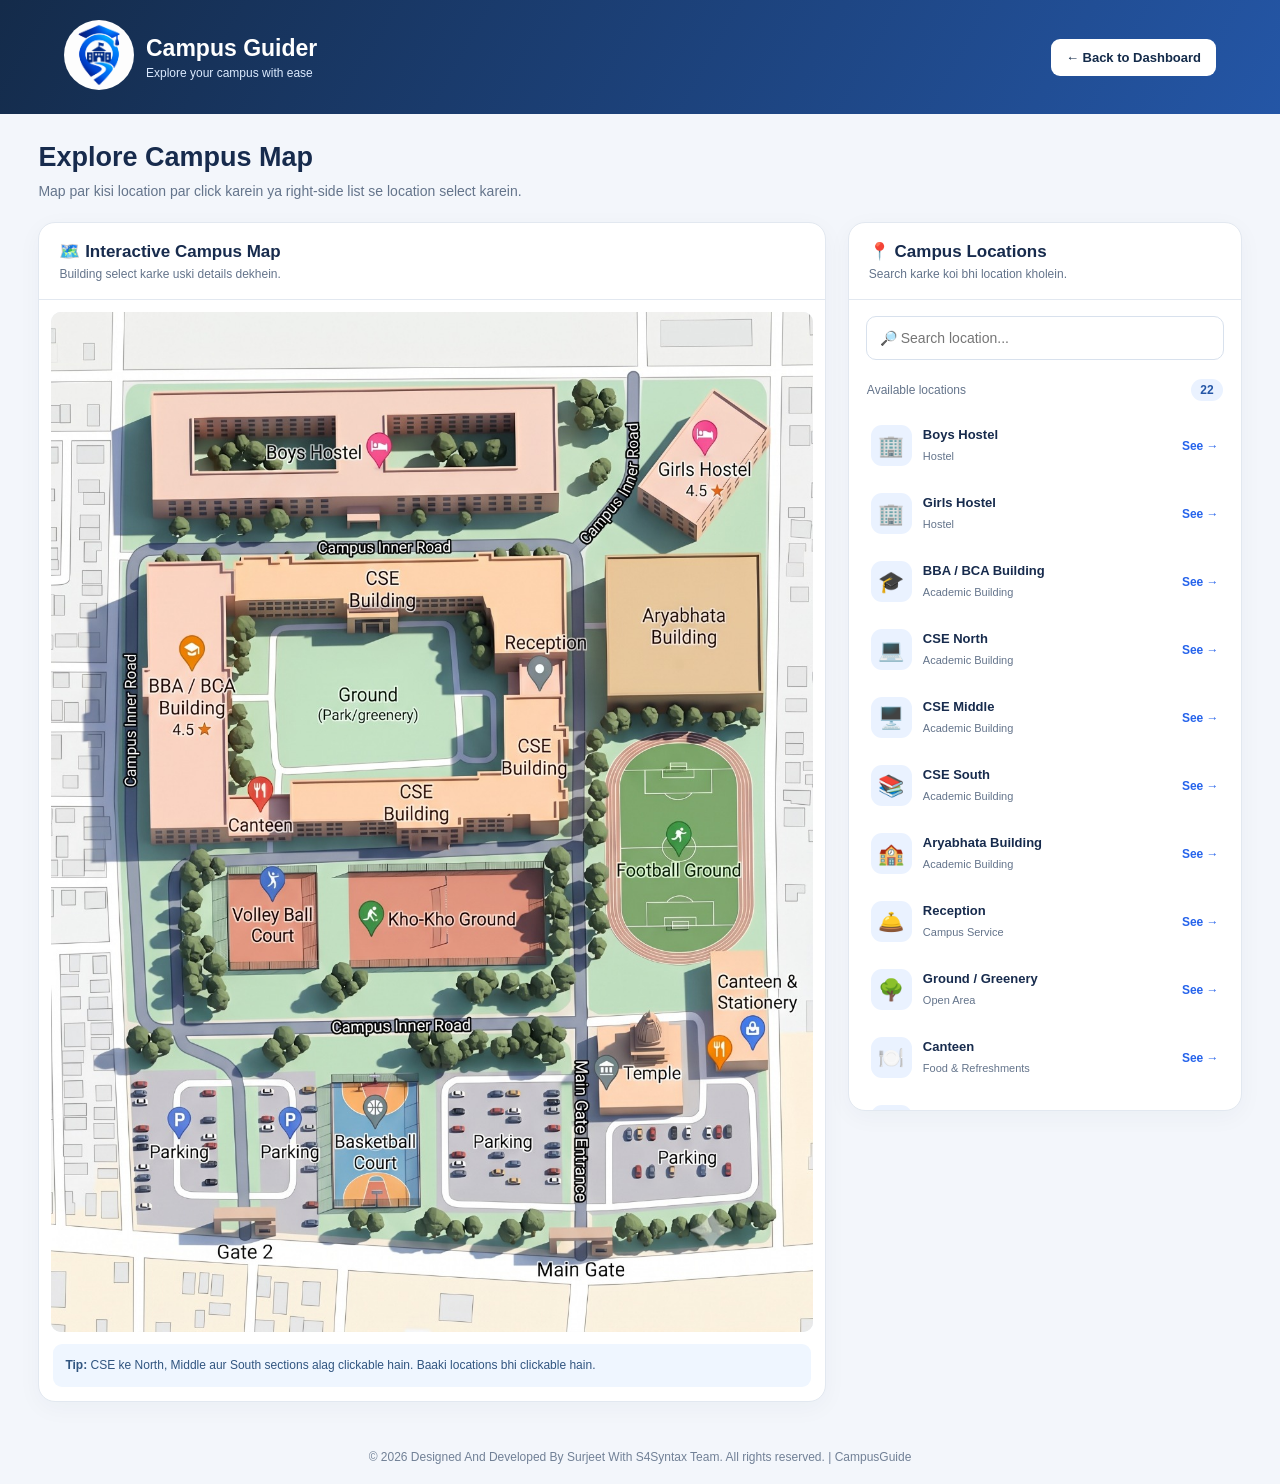
<file: campusmap.html>
<!DOCTYPE html>
<html lang="en">
<head>
<meta charset="UTF-8">
<meta name="viewport" content="width=device-width, initial-scale=1.0">
<title>Campus Guider - Interactive Map</title>
<style>
*{box-sizing:border-box;margin:0;padding:0}
body{font-family:"Segoe UI",Arial,sans-serif;background:#f3f6fb;color:#172b4d}
header{background:linear-gradient(120deg,#142b4a,#2456a6);color:white;padding:20px 5%;display:flex;align-items:center;justify-content:space-between;gap:14px;flex-wrap:wrap}
.brand{display:flex;align-items:center;gap:12px}
.brand-icon img{height:70px;width:70px;border-radius:50%;padding:0px;}
.brand h1{font-size:23px}
.brand p{font-size:12px;color:#dbeafe;margin-top:4px}
.back{background:white;color:#142b4a;text-decoration:none;padding:11px 15px;border-radius:9px;font-weight:700;font-size:13px}
main{width:94%;max-width:1450px;margin:28px auto}
.heading{margin-bottom:20px}
.heading h2{font-size:27px;margin-bottom:7px}
.heading p{font-size:14px;color:#64748b;line-height:1.6}
.layout{display:grid;grid-template-columns:minmax(0,1.6fr) minmax(290px,.8fr);gap:22px;align-items:start}
.panel{background:white;border:1px solid #e2e8f0;border-radius:17px;overflow:hidden;box-shadow:0 6px 25px #142b4a0a}
.panel-head{padding:18px 20px;border-bottom:1px solid #e2e8f0}
.panel-head h3{font-size:17px;margin-bottom:5px}
.panel-head p{font-size:12px;color:#64748b}
.map-area{padding:12px}
.map-frame{position:relative;width:100%;aspect-ratio:1056/1414;overflow:hidden;border-radius:10px;background:#e8edf3}
.map-img{position:absolute;inset:0;width:100%;height:100%;object-fit:fill}
.hotspots{position:absolute;inset:0;width:100%;height:100%}
.hotspot{fill:transparent!important;fill-opacity:0!important;stroke:transparent!important;stroke-width:0!important;cursor:pointer;outline:none;-webkit-tap-highlight-color:transparent}
.hotspot:hover,.hotspot:focus,.hotspot:active{fill:transparent!important;fill-opacity:0!important;stroke:transparent!important;stroke-width:0!important;outline:none!important}
.note{margin:12px 2px 2px;padding:12px;background:#eff6ff;color:#315580;border-radius:9px;font-size:12px;line-height:1.6}
.search{padding:16px 17px 10px}
.search input{width:100%;border:1px solid #d8e1ed;border-radius:10px;padding:13px;font-size:14px;outline:none}
.search input:focus{border-color:#2563eb;box-shadow:0 0 0 3px #2563eb12}
.count-row{display:flex;justify-content:space-between;align-items:center;padding:9px 18px;color:#64748b;font-size:12px}
#count{background:#eaf2ff;color:#2456a6;padding:4px 9px;border-radius:20px;font-weight:700}
#locations{list-style:none;padding:0 10px 12px;max-height:700px;overflow-y:auto}
.item{display:flex;align-items:center;gap:11px;padding:11px;border-radius:11px;margin:3px 0;cursor:pointer;border:1px solid transparent}
.item:hover{background:#f2f7ff;border-color:#e1ebff}
.item-icon{width:41px;height:41px;border-radius:11px;background:#eaf2ff;display:grid;place-items:center;font-size:21px;flex-shrink:0}
.item-info{flex:1;min-width:0}
.item-info strong{display:block;font-size:13px;margin-bottom:4px}
.item-info small{font-size:11px;color:#64748b}
.item-see{font-size:12px;color:#2563eb;font-weight:700;white-space:nowrap}
#empty{display:none;text-align:center;color:#64748b;font-size:13px;padding:24px}
footer{text-align:center;padding:20px;color:#718096;font-size:12px}
.overlay{display:none;position:fixed;inset:0;z-index:1000;background:#0c192d99;backdrop-filter:blur(4px);align-items:center;justify-content:center;padding:18px}
.overlay.show{display:flex}
.popup{position:relative;width:min(430px,100%);padding:27px;background:white;border-radius:20px;box-shadow:0 24px 80px #0003}
.close-x{position:absolute;right:14px;top:14px;width:35px;height:35px;border:0;border-radius:50%;background:#f1f5f9;font-size:23px;cursor:pointer}
.pop-icon{width:62px;height:62px;background:#eaf2ff;border-radius:17px;display:grid;place-items:center;font-size:30px;margin-bottom:17px}
.category{display:inline-block;background:#eff6ff;color:#2456a6;border-radius:20px;padding:6px 10px;font-size:11px;font-weight:700;margin-bottom:10px}
.popup h2{font-size:24px;margin-bottom:10px;padding-right:15px}
.description{font-size:14px;line-height:1.7;color:#64748b;margin-bottom:22px}
.actions{display:flex;gap:10px}
.action{flex:1;border:0;border-radius:10px;padding:13px 12px;font-size:13px;font-weight:700;cursor:pointer;text-align:center;text-decoration:none}
.cancel{background:#f1f5f9;color:#334155}
.inside{background:#2563eb;color:white}
@media(max-width:850px){.layout{grid-template-columns:1fr}#locations{max-height:450px}}
@media(max-width:500px){header{padding:16px 5%}.brand h1{font-size:19px}.heading h2{font-size:23px}.popup{padding:23px 19px}}
</style>
</head>
<body>
<header>
  <div class="brand">
    <div class="brand-icon">
      <img src="assets\icons\brand-icon.png">
    </div>
    <div><h1>Campus Guider</h1><p>Explore your campus with ease</p></div>
  </div>
  <a class="back" href="dashboard.html">← Back to Dashboard</a>
</header>

<main>
  <div class="heading">
    <h2>Explore Campus Map</h2>
    <p>Map par kisi location par click karein ya right-side list se location select karein.</p>
  </div>

  <div class="layout">
    <section class="panel">
      <div class="panel-head">
        <h3>🗺️ Interactive Campus Map</h3>
        <p>Building select karke uski details dekhein.</p>
      </div>
      <div class="map-area">
        <div class="map-frame">
          <img class="map-img" src="assets\img\campusmap.jpeg" alt="Campus map"
          onerror="this.style.display='none';document.getElementById('imgError').style.display='flex'">
          <div id="imgError" style="display:none;position:absolute;inset:0;align-items:center;justify-content:center;text-align:center;padding:20px;color:#475569">
            Campus image nahi mili. Image ko campus-map.jpeg naam se project folder mein rakhein.
          </div>

          <svg class="hotspots" viewBox="0 0 1056 1414" preserveAspectRatio="none" aria-label="Campus locations">

            <!-- Boys Hostel -->
            <polygon class="hotspot" data-id="boys" tabindex="0"
            points="135,105 700,103 703,254 686,282 141,283"/>

            <!-- Girls Hostel -->
            <polygon class="hotspot" data-id="girls" tabindex="0"
            points="812,169 918,108 996,160 996,222 910,316 812,262"/>

            <!-- BBA / BCA Building -->
            <polygon class="hotspot" data-id="bba" tabindex="0"
            points="132,350 240,350 247,386 247,722 140,738 133,692"/>

            <!-- Aryabhata Building -->
            <polygon class="hotspot" data-id="aryabhata" tabindex="0"
            points="769,340 982,337 983,531 964,549 773,548"/>

            <!-- Reception -->
            <polygon class="hotspot" data-id="reception" tabindex="0"
            points="617,445 713,444 713,531 665,531 665,504 617,504"/>

            <!-- Ground / Greenery -->
            <polygon class="hotspot" data-id="ground" tabindex="0"
            points="310,447 552,445 571,470 568,609 550,629 316,634 300,606 300,480"/>

            <!-- Canteen near CSE -->
            <polygon class="hotspot" data-id="canteen" tabindex="0"
            points="244,674 370,674 370,737 246,737"/>

            <!-- Volleyball Court -->
            <polygon class="hotspot" data-id="volleyball" tabindex="0"
            points="242,778 368,777 368,911 244,912"/>

            <!-- Kho-Kho Ground -->
            <polygon class="hotspot" data-id="khokho" tabindex="0"
            points="409,779 690,779 689,908 411,911"/>

            <!-- Football Ground -->
            <polygon class="hotspot" data-id="football" tabindex="0"
            points="770,594 964,592 965,867 772,868"/>

            <!-- Canteen and Stationery -->
            <polygon class="hotspot" data-id="stationery" tabindex="0"
            points="913,887 996,889 995,1052 916,1050"/>

            <!-- Temple -->
            <polygon class="hotspot" data-id="temple" tabindex="0"
            points="758,1004 874,1005 875,1114 759,1114"/>

            <!-- Parking areas -->
            <polygon class="hotspot" data-id="parking1" tabindex="0"
            points="112,1060 265,1062 265,1254 112,1256"/>

            <polygon class="hotspot" data-id="parking2" tabindex="0"
            points="265,1064 374,1064 374,1253 266,1253"/>

            <!-- Basketball Court -->
            <polygon class="hotspot" data-id="basketball" tabindex="0"
            points="390,1067 510,1067 510,1243 391,1243"/>

            <polygon class="hotspot" data-id="parking3" tabindex="0"
            points="540,1062 730,1062 730,1248 541,1248"/>

            <polygon class="hotspot" data-id="parking4" tabindex="0"
            points="780,1120 982,1120 982,1243 780,1243"/>

            <!-- Gate 2 -->
            <polygon class="hotspot" data-id="gate2" tabindex="0"
            points="224,1248 278,1248 278,1288 224,1288"/>

            <!-- Main Gate -->
            <polygon class="hotspot" data-id="maingate" tabindex="0"
            points="689,1272 775,1272 775,1310 689,1310"/>

            <!-- CSE NORTH - placed after other hotspots for priority -->
            <polygon class="hotspot cse-hotspot" data-id="cse-north" tabindex="0"
            points="135,344 714,341 720,435 686,447 622,446 608,427 412,428 407,404 249,405 240,350 135,350"/>

            <!-- CSE MIDDLE -->
            <polygon class="hotspot cse-hotspot" data-id="cse-middle" tabindex="0"
            points="615,444 713,443 716,531 717,632 706,647 720,656 718,721 670,735 622,727 623,681 646,665 649,550"/>

            <!-- CSE SOUTH -->
            <polygon class="hotspot cse-hotspot" data-id="cse-south" tabindex="0"
            points="245,650 301,650 301,680 590,680 612,650 625,655 625,704 572,731 249,731"/>
          </svg>
        </div>
        <div class="note"><b>Tip:</b> CSE ke North, Middle aur South sections alag clickable hain. Baaki locations bhi clickable hain.</div>
      </div>
    </section>

    <section class="panel">
      <div class="panel-head">
        <h3>📍 Campus Locations</h3>
        <p>Search karke koi bhi location kholein.</p>
      </div>
      <div class="search">
        <input id="search" type="search" placeholder="🔎 Search location..."></div>
      <div class="count-row"><span>Available locations</span><span id="count">0</span></div>
      <ul id="locations"></ul>
      <div id="empty">Koi location nahi mili.</div>
    </section>
  </div>
</main>

<footer>© 2026 Designed And Developed By Surjeet With S4Syntax Team. All rights reserved. | CampusGuide</footer>

<div class="overlay" id="overlay" role="dialog" aria-modal="true" aria-labelledby="popTitle">
  <div class="popup">
    <button class="close-x" id="closeX" aria-label="Close">×</button>
    <div class="pop-icon" id="popIcon">📍</div>
    <div class="category" id="popCategory">Campus Location</div>
    <h2 id="popTitle">Location</h2>
    <p class="description" id="popDescription"></p>
    <div class="actions">
      <button class="action cancel" id="cancel">Close</button>
      <div class="action inside" id="seeInside">
        <a href="csenorth.html">See Inside →</a>
      </div>
    </div>
  </div>
</div>

<script>
const locations=[
{id:"boys",name:"Boys Hostel",category:"Hostel",icon:"🏢",description:"Boys Hostel ki location aur related information."},
{id:"girls",name:"Girls Hostel",category:"Hostel",icon:"🏢",description:"Girls Hostel ki location aur related information."},
{id:"bba",name:"BBA / BCA Building",category:"Academic Building",icon:"🎓",description:"BBA aur BCA Building ki location."},
{id:"cse-north",name:"CSE North",category:"Academic Building",icon:"💻",description:"CSE Building ka North section."},
{id:"cse-middle",name:"CSE Middle",category:"Academic Building",icon:"🖥️",description:"CSE Building ka Middle section."},
{id:"cse-south",name:"CSE South",category:"Academic Building",icon:"📚",description:"CSE Building ka South section."},
{id:"aryabhata",name:"Aryabhata Building",category:"Academic Building",icon:"🏫",description:"Aryabhata Building ki location."},
{id:"reception",name:"Reception",category:"Campus Service",icon:"🛎️",description:"General enquiries aur assistance ke liye Reception."},
{id:"ground",name:"Ground / Greenery",category:"Open Area",icon:"🌳",description:"Campus ka central green ground."},
{id:"canteen",name:"Canteen",category:"Food & Refreshments",icon:"🍽️",description:"Campus canteen ki location."},
{id:"volleyball",name:"Volleyball Court",category:"Sports",icon:"🏐",description:"Volleyball practice aur matches ke liye court."},
{id:"khokho",name:"Kho-Kho Ground",category:"Sports",icon:"🏃",description:"Kho-Kho ground ki location."},
{id:"football",name:"Football Ground",category:"Sports",icon:"⚽",description:"Football ground aur track ki location."},
{id:"stationery",name:"Canteen & Stationery",category:"Campus Service",icon:"✏️",description:"Canteen aur stationery shop ka area."},
{id:"temple",name:"Temple",category:"Campus Facility",icon:"🛕",description:"Campus ke andar temple."},
{id:"parking1",name:"Parking Area 1",category:"Parking",icon:"🅿️",description:"Parking Area 1."},
{id:"parking2",name:"Parking Area 2",category:"Parking",icon:"🅿️",description:"Parking Area 2."},
{id:"parking3",name:"Parking Area 3",category:"Parking",icon:"🅿️",description:"Parking Area 3."},
{id:"parking4",name:"Parking Area 4",category:"Parking",icon:"🅿️",description:"Parking Area 4."},
{id:"basketball",name:"Basketball Court",category:"Sports",icon:"🏀",description:"Basketball court ki location."},
{id:"gate2",name:"Gate 2",category:"Campus Entrance",icon:"🚪",description:"Campus ke Gate 2 ki location."},
{id:"maingate",name:"Main Gate",category:"Campus Entrance",icon:"🏛️",description:"College campus ka Main Gate."}
];

const list=document.getElementById("locations");
const search=document.getElementById("search");
const count=document.getElementById("count");
const empty=document.getElementById("empty");
const overlay=document.getElementById("overlay");
let selected=null;

function render(term=""){
  list.innerHTML="";
  const q=term.trim().toLowerCase();
  const filtered=locations.filter(x=>
    x.name.toLowerCase().includes(q)||x.category.toLowerCase().includes(q)
  );
  count.textContent=filtered.length;
  empty.style.display=filtered.length?"none":"block";

  filtered.forEach(location=>{
    const li=document.createElement("li");
    li.className="item";
    li.tabIndex=0;
    li.setAttribute("role","button");

    const ico=document.createElement("div");
    ico.className="item-icon";
    ico.textContent=location.icon;

    const info=document.createElement("div");
    info.className="item-info";
    const name=document.createElement("strong");
    name.textContent=location.name;
    const cat=document.createElement("small");
    cat.textContent=location.category;
    info.append(name,cat);

    const see=document.createElement("span");
    see.className="item-see";
    see.textContent="See →";
    li.append(ico,info,see);

    li.addEventListener("click",()=>openLocation(location.id));
    li.addEventListener("keydown",e=>{
      if(e.key==="Enter"||e.key===" "){
        e.preventDefault();
        openLocation(location.id);
      }
    });
    list.appendChild(li);
  });
}

function openLocation(id){
  const found=locations.find(x=>x.id===id);
  if(!found)return;
  selected=found;
  document.getElementById("popIcon").textContent=found.icon;
  document.getElementById("popCategory").textContent=found.category;
  document.getElementById("popTitle").textContent=found.name;
  document.getElementById("popDescription").textContent=found.description;
  overlay.classList.add("show");
  document.body.style.overflow="hidden";
}

function closePopup(){
  overlay.classList.remove("show");
  document.body.style.overflow="";
}

search.addEventListener("input",()=>render(search.value));
document.getElementById("closeX").addEventListener("click",closePopup);
document.getElementById("cancel").addEventListener("click",closePopup);

overlay.addEventListener("click",e=>{
  if(e.target===overlay)closePopup();
});

document.addEventListener("keydown",e=>{
  if(e.key==="Escape")closePopup();
});

document.getElementById("seeInside").addEventListener("click",()=>{
  if(selected){
    window.location.href="csenorth.html"+encodeURIComponent(selected.name("CSE North"));
  }
});

/*
  CSE polygons SVG mein last hain.
  Isliye CSE ke overlap wale points par bhi CSE ka click pehle target hoga.
*/
document.querySelectorAll(".hotspot").forEach(shape=>{
  shape.setAttribute("aria-label",shape.dataset.id);

  shape.addEventListener("click",e=>{
    e.preventDefault();
    e.stopPropagation();
    openLocation(shape.dataset.id);
  });

  shape.addEventListener("keydown",e=>{
    if(e.key==="Enter"||e.key===" "){
      e.preventDefault();
      e.stopPropagation();
      openLocation(shape.dataset.id);
    }
  });
});

render();
</script>
</body>
</html>
</file>
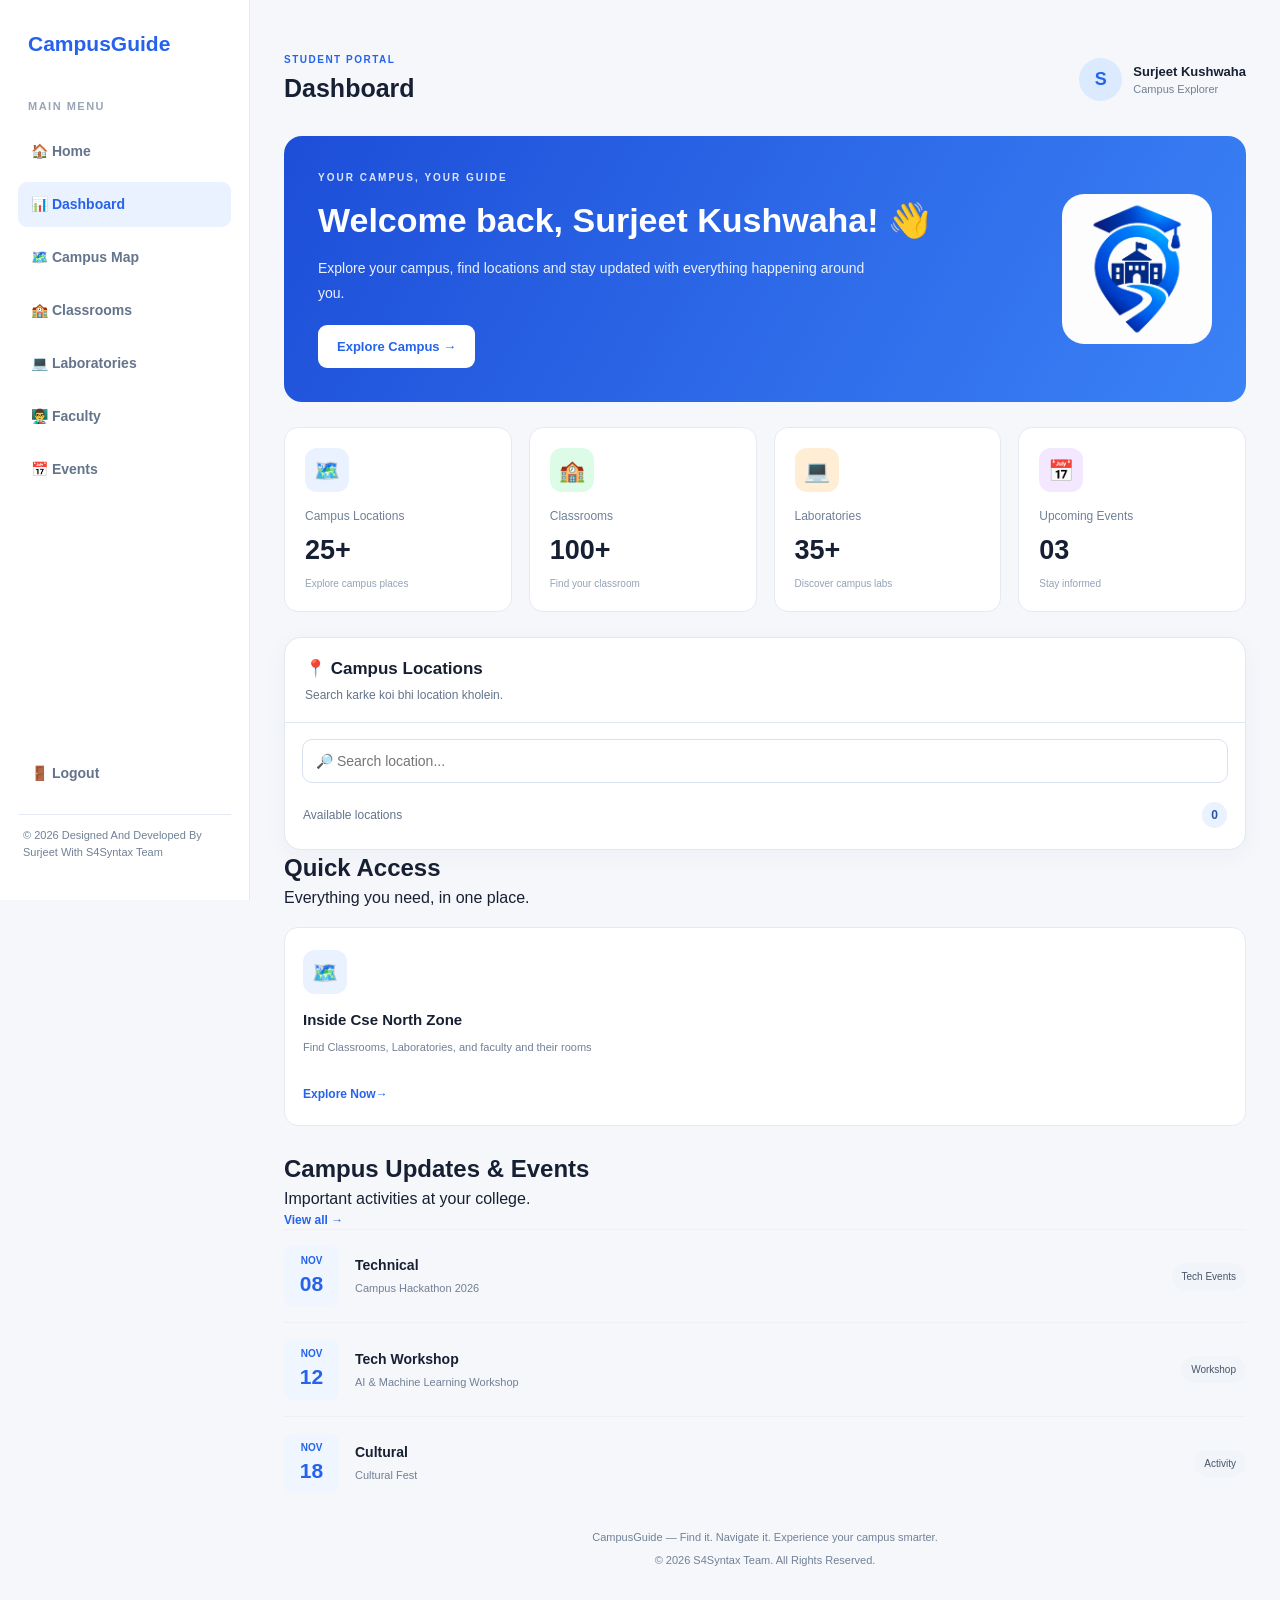
<file: dashboard.html>
```html
<!DOCTYPE html>
<html lang="en">
<head>
    <meta charset="UTF-8">
    <meta name="viewport" content="width=device-width, initial-scale=1.0">
    <title>Dashboard | CampusGuide</title>
    <link rel="stylesheet" href="css/dashboard.css">
</head>
<body>

    <div class="dashboard-container">

        <!-- Sidebar -->
        <aside class="sidebar" id="sidebar">
            <div class="logo">
                <div class="logo-icon">
                    
                    </div>
                <span>CampusGuide</span>
            </div>

            <p class="menu-heading">MAIN MENU</p>

            <nav class="navigation">
                <a href="index.html" class="nav-link">🏠 Home</a>
                <a href="dashboard.html" class="nav-link active">📊 Dashboard</a>
                <a href="campusmap.html" class="nav-link">🗺️ Campus Map</a>
                <a href="csenorth.html" class="nav-link">🏫 Classrooms</a>
                <a href="csenorth.html" class="nav-link">💻 Laboratories</a>
                <a href="csenorth.html" class="nav-link">👨‍🏫 Faculty</a>
                <a href="events.html" class="nav-link">📅 Events</a>
            </nav>

            <div class="sidebar-bottom">
                <a href="login.html" class="nav-link logout" id="logoutBtn">
                    🚪 Logout
                </a>
                <p class="sidebar-footer">© 2026 Designed And Developed By Surjeet With S4Syntax Team</p>
            </div>
        </aside>

        <!-- Main Content -->
        <main class="main-content">

            <header class="topbar">
                <button class="menu-toggle" id="menuToggle"
                    aria-label="Toggle navigation">☰</button>

                <div>
                    <p class="topbar-label">STUDENT PORTAL</p>
                    <h2>Dashboard</h2>
                </div>

                <div class="profile">
                    <div class="avatar" id="userAvatar">S</div>
                    <div>
                        <strong id="userName">Surjeet Kushwaha</strong>
                        <p>Campus Explorer</p>
                    </div>
                </div>
            </header>

            <!-- Welcome Section -->
            <section class="welcome-card">
                <div>
                    <p class="welcome-label">YOUR CAMPUS, YOUR GUIDE</p>
                    <h1>Welcome back, <span id="welcomeName">Surjeet Kushwaha</span>! 👋</h1>
                    <p>
                        Explore your campus, find locations and stay updated
                        with everything happening around you.
                    </p>
                    <a href="campusmap.html" class="primary-btn">
                        Explore Campus →
                    </a>
                </div>
                <div class="welcome-illustration">
                    <img src="assets\icons\brand-icon.png">
                </div>
            </section>

            <!-- Statistics -->
            <section class="stats-grid">
                <article class="stat-card">
                    <div class="stat-icon blue">🗺️</div>
                    <p>Campus Locations</p>
                    <h2>25+</h2>
                    <span>Explore campus places</span>
                </article>

                <article class="stat-card">
                    <div class="stat-icon green">🏫</div>
                    <p>Classrooms</p>
                    <h2>100+</h2>
                    <span>Find your classroom</span>
                </article>

                <article class="stat-card">
                    <div class="stat-icon orange">💻</div>
                    <p>Laboratories</p>
                    <h2>35+</h2>
                    <span>Discover campus labs</span>
                </article>

                <article class="stat-card">
                    <div class="stat-icon purple">📅</div>
                    <p>Upcoming Events</p>
                    <h2>03</h2>
                    <span>Stay informed</span>
                </article>
            </section>

            <!-- Search -->
            <!-- <section class="section-card search-section">
                <div class="section-heading">
                    <div>
                        <h2>Where do you want to go?</h2>
                        <p>Search for a place on your campus.</p>
                    </div>
                    <span class="heading-icon">🔎</span>
                </div> -->
     <!-- <div class="search">
         <input id="search" type="search" placeholder="🔎 Search location..."></div> -->
                <!-- <form id="searchForm" class="search-form">
                    <input
                        type="search"
                        id="search"
                        placeholder="Try Computer Lab, Library, Auditorium..."
                        aria-label="Search campus locations"
                        required
                    >
                    <button type="submit" class="primary-btn">Search</button>
                </form> -->
                <!-- <p id="searchMessage" class="message" aria-live="polite"></p>
            </section> -->
            <section class="panel">
      <div class="panel-head">
        <h3>📍 Campus Locations</h3>
        <p>Search karke koi bhi location kholein.</p>
      </div>
      <div class="search">
        <input id="search" type="search" placeholder="🔎 Search location..."></div>
      <div class="count-row"><span>Available locations</span><span id="count">0</span></div>
      <ul id="locations"></ul>
      <div id="empty">Koi location nahi mili.</div>
    </section>

            <!-- Quick Access -->
            <section class="quick-section">
                <div class="section-heading">
                    <div>
                        <h2>Quick Access</h2>
                        <p>Everything you need, in one place.</p>
                    </div>
                </div>

                <div class="quick-grid">
                    <a href="campusmap.html" class="quick-card">
                        <div class="quick-icon blue">🗺️</div>
                        <h3>Inside Cse North Zone</h3>
                        <p>Find Classrooms, Laboratories, and faculty and their rooms</p>
                        <span>Explore Now→</span>
                    </a>

                    <!-- <a href="csenorth.html" class="quick-card">
                        <div class="quick-icon green">🏫</div>
                        <h3>Classrooms And Labs</h3>
                        <p>Locate classrooms easily.</p>
                        <span>View rooms →</span>
                    </a>

                    <a href="labs.html" class="quick-card">
                        <div class="quick-icon orange">💻</div>
                        <h3>Laboratories</h3>
                        <p>Find labs and facilities.</p>
                        <span>Explore labs →</span>
                    </a>

                    <a href="faculty.html" class="quick-card">
                        <div class="quick-icon purple">👨‍🏫</div>
                        <h3>Faculty</h3>
                        <p>Find faculty and their rooms.</p>
                        <span>View faculty →</span>
                    </a> -->
                </div>
            </section>

            <!-- Events -->
            <section class="section-card events-section">
                <div class="section-heading">
                    <div>
                        <h2>Campus Updates & Events</h2>
                        <p>Important activities at your college.</p>
                    </div>
                    <a href="events.html" class="view-all">View all →</a>
                </div>

                <div class="event-item">
                    <div class="event-date">
                        <span>NOV</span>
                        <strong>08</strong>
                    </div>
                    <div class="event-details">
                        <h3>Technical </h3>
                        <p>Campus Hackathon 2026</p>
                    </div>
                    <span class="event-tag">Tech Events</span>
                </div>

                <div class="event-item">
                    <div class="event-date">
                        <span>NOV</span>
                        <strong>12</strong>
                    </div>
                    <div class="event-details">
                        <h3>Tech Workshop</h3>
                        <p>AI & Machine Learning Workshop</p>
                    </div>
                    <span class="event-tag">Workshop</span>
                </div>

                <div class="event-item">
                    <div class="event-date">
                        <span>NOV</span>
                        <strong>18</strong>
                    </div>
                    <div class="event-details">
                        <h3>Cultural</h3>
                        <p>Cultural Fest</p>
                    </div>
                    <span class="event-tag">Activity</span>
                </div>
            </section>

            <!-- Footer -->
            <footer class="main-footer">
                <p>CampusGuide — Find it. Navigate it. Experience your campus smarter.</p>
                <p>© 2026 S4Syntax Team. All Rights Reserved.</p>
            </footer>

        </main>
    </div>
    <script>
        const locations=[
{id:"boys",name:"Boys Hostel",category:"Hostel",icon:"🏢",description:"Boys Hostel ki location aur related information."},
{id:"girls",name:"Girls Hostel",category:"Hostel",icon:"🏢",description:"Girls Hostel ki location aur related information."},
{id:"bba",name:"BBA / BCA Building",category:"Academic Building",icon:"🎓",description:"BBA aur BCA Building ki location."},
{id:"cse-north",name:"CSE North",category:"Academic Building",icon:"💻",description:"CSE Building ka North section."},
{id:"cse-middle",name:"CSE Middle",category:"Academic Building",icon:"🖥️",description:"CSE Building ka Middle section."},
{id:"cse-south",name:"CSE South",category:"Academic Building",icon:"📚",description:"CSE Building ka South section."},
{id:"aryabhata",name:"Aryabhata Building",category:"Academic Building",icon:"🏫",description:"Aryabhata Building ki location."},
{id:"reception",name:"Reception",category:"Campus Service",icon:"🛎️",description:"General enquiries aur assistance ke liye Reception."},
{id:"ground",name:"Ground / Greenery",category:"Open Area",icon:"🌳",description:"Campus ka central green ground."},
{id:"canteen",name:"Canteen",category:"Food & Refreshments",icon:"🍽️",description:"Campus canteen ki location."},
{id:"volleyball",name:"Volleyball Court",category:"Sports",icon:"🏐",description:"Volleyball practice aur matches ke liye court."},
{id:"khokho",name:"Kho-Kho Ground",category:"Sports",icon:"🏃",description:"Kho-Kho ground ki location."},
{id:"football",name:"Football Ground",category:"Sports",icon:"⚽",description:"Football ground aur track ki location."},
{id:"stationery",name:"Canteen & Stationery",category:"Campus Service",icon:"✏️",description:"Canteen aur stationery shop ka area."},
{id:"temple",name:"Temple",category:"Campus Facility",icon:"🛕",description:"Campus ke andar temple."},
{id:"parking1",name:"Parking Area 1",category:"Parking",icon:"🅿️",description:"Parking Area 1."},
{id:"parking2",name:"Parking Area 2",category:"Parking",icon:"🅿️",description:"Parking Area 2."},
{id:"parking3",name:"Parking Area 3",category:"Parking",icon:"🅿️",description:"Parking Area 3."},
{id:"parking4",name:"Parking Area 4",category:"Parking",icon:"🅿️",description:"Parking Area 4."},
{id:"basketball",name:"Basketball Court",category:"Sports",icon:"🏀",description:"Basketball court ki location."},
{id:"gate2",name:"Gate 2",category:"Campus Entrance",icon:"🚪",description:"Campus ke Gate 2 ki location."},
{id:"maingate",name:"Main Gate",category:"Campus Entrance",icon:"🏛️",description:"College campus ka Main Gate."}
];

const list=document.getElementById("locations");
const search=document.getElementById("search");
const count=document.getElementById("count");
const empty=document.getElementById("empty");
const overlay=document.getElementById("overlay");
let selected=null;

function render(term=""){
  list.innerHTML="";
  const q=term.trim().toLowerCase();
  const filtered=locations.filter(x=>
    x.name.toLowerCase().includes(q)||x.category.toLowerCase().includes(q)
  );
  count.textContent=filtered.length;
  empty.style.display=filtered.length?"none":"block";

  filtered.forEach(location=>{
    const li=document.createElement("li");
    li.className="item";
    li.tabIndex=0;
    li.setAttribute("role","button");

    const ico=document.createElement("div");
    ico.className="item-icon";
    ico.textContent=location.icon;

    const info=document.createElement("div");
    info.className="item-info";
    const name=document.createElement("strong");
    name.textContent=location.name;
    const cat=document.createElement("small");
    cat.textContent=location.category;
    info.append(name,cat);

    const see=document.createElement("span");
    see.className="item-see";
    see.textContent="See →";
    li.append(ico,info,see);

    li.addEventListener("click",()=>openLocation(location.id));
    li.addEventListener("keydown",e=>{
      if(e.key==="Enter"||e.key===" "){
        e.preventDefault();
        openLocation(location.id);
      }
    });
    list.appendChild(li);
  });
}

function openLocation(id){
  const found=locations.find(x=>x.id===id);
  if(!found)return;
  selected=found;
  document.getElementById("popIcon").textContent=found.icon;
  document.getElementById("popCategory").textContent=found.category;
  document.getElementById("popTitle").textContent=found.name;
  document.getElementById("popDescription").textContent=found.description;
  overlay.classList.add("show");
  document.body.style.overflow="hidden";
}

function closePopup(){
  overlay.classList.remove("show");
  document.body.style.overflow="";
}

search.addEventListener("input",()=>render(search.value));
document.getElementById("closeX").addEventListener("click",closePopup);
document.getElementById("cancel").addEventListener("click",closePopup);

overlay.addEventListener("click",e=>{
  if(e.target===overlay)closePopup();
});

document.addEventListener("keydown",e=>{
  if(e.key==="Escape")closePopup();
});

document.getElementById("seeInside").addEventListener("click",()=>{
  if(selected){
    window.location.href="inside.html?building="+encodeURIComponent(selected.id);
  }
});

    </script>

</body>
</html>
```
</file>
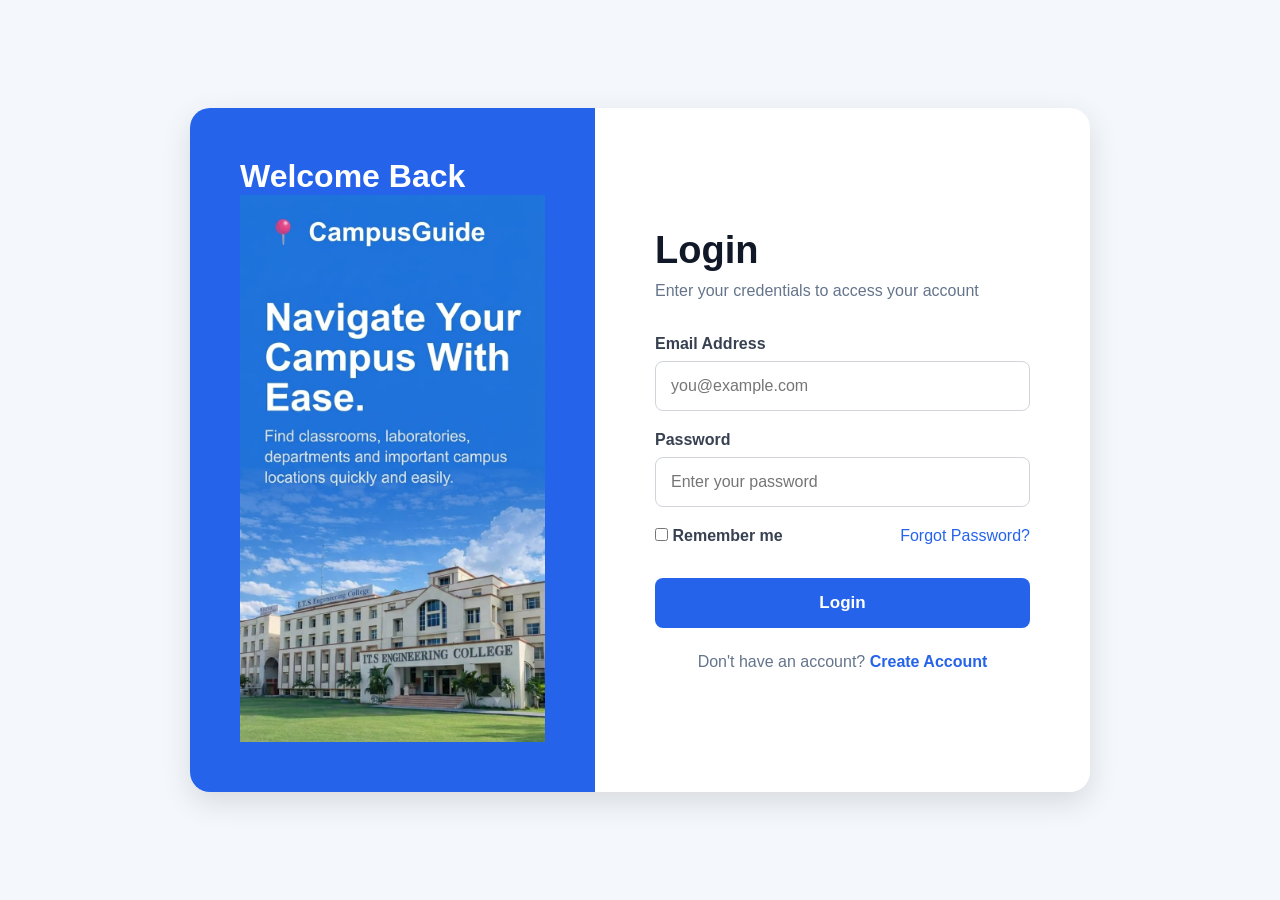
<file: login.html>
<!DOCTYPE html>
<html lang="en">
<head>
    <meta charset="UTF-8">
    <meta name="viewport" content="width=device-width, initial-scale=1.0">
    <title>CampusGuide - Login</title>
     
    <link rel="stylesheet" href="css\login.css">
    <script src="js/login.js" defer></script>
</head>

<body>

    <div class="login-container">

        <div class="left-section">
            
            <h1>Welcome Back</h1>

            <img src="assets\img\login.jpeg"></img>
        </div>

        <div class="right-section">

            <h2>Login</h2>

            <p class="subtitle">
                Enter your credentials to access your account
            </p>

            <form>

                <label>Email Address</label>
                <input type="email" placeholder="you@example.com">

                <label>Password</label>
                <input type="password" placeholder="Enter your password">

                <div class="options">
                    <label>
                        <input type="checkbox" style="width:auto; margin:0;">
                        Remember me
                    </label>

                    <a href="#">Forgot Password?</a>
                </div>

               <button class="login-btn" id="loginBtn" type="button">
    Login
</button>


            </form>

            <div class="register">
                Don't have an account?
               <a href="register.html">Create Account</a>
            </div>

        </div>

    </div>

</body>
</html>
</file>
<file: css/dashboard.css>
/* Reset */
* {
    margin: 0;
    padding: 0;
    box-sizing: border-box;
}

:root {
    --primary: #2563eb;
    --primary-dark: #1d4ed8;
    --background: #f5f7fb;
    --text: #172033;
    --muted: #718096;
    --border: #e5eaf2;
    --white: #ffffff;
}

body {
    font-family: Arial, Helvetica, sans-serif;
    background: var(--background);
    color: var(--text);
    line-height: 1.5;
}

a {
    text-decoration: none;
    color: inherit;
}

.dashboard-container {
    min-height: 100vh;
}

/* Sidebar */
.sidebar {
    width: 250px;
    height: 100vh;
    position: fixed;
    top: 0;
    left: 0;
    background: var(--white);
    border-right: 1px solid var(--border);
    padding: 28px 18px;
    display: flex;
    flex-direction: column;
    z-index: 1000;
    transition: transform 0.3s ease;
}

.logo {
    display: flex;
    align-items: center;
    gap: 10px;
    font-size: 21px;
    font-weight: 800;
    color: var(--primary);
    margin-bottom: 38px;
}

.logo-icon img{
    width: 40px;
    height: 40px;

    display: flex;
    align-items: center;
    justify-content: center;

    color: white;
    background: var(--primary);

    border-radius: 12px;
}

.menu-heading {
    color: #9aa5b5;
    font-size: 11px;
    font-weight: bold;
    letter-spacing: 1.5px;
    margin: 0 0 15px 10px;
}

.navigation {
    display: flex;
    flex-direction: column;
    gap: 8px;
}

.nav-link {
    display: block;
    padding: 12px 13px;
    border-radius: 9px;
    font-size: 14px;
    font-weight: 600;
    color: #64748b;
    transition: 0.2s;
}

.nav-link:hover {
    background: #eff6ff;
    color: var(--primary);
}

.nav-link.active {
    background: #eaf1ff;
    color: var(--primary);
}

.sidebar-bottom {
    margin-top: auto;
}

.logout {
    margin-bottom: 18px;
}

.sidebar-footer {
    padding: 12px 5px;
    border-top: 1px solid var(--border);
    color: var(--muted);
    font-size: 11px;
}

/* Main Content */
.main-content {
    margin-left: 250px;
    padding: 28px 34px;
    max-width: 1800px;
}

.topbar {
    display: flex;
    justify-content: space-between;
    align-items: center;
    gap: 18px;
    margin-bottom: 28px;
}

.topbar-label {
    font-size: 10px;
    color: var(--primary);
    font-weight: bold;
    letter-spacing: 1.5px;
}

.topbar h2 {
    font-size: 25px;
    margin-top: 3px;
}

.profile {
    display: flex;
    align-items: center;
    gap: 11px;
}

.avatar {
    height: 43px;
    width: 43px;
    border-radius: 50%;
    background: #dbeafe;
    color: var(--primary);
    display: grid;
    place-items: center;
    font-size: 18px;
    font-weight: bold;
}

.profile strong {
    font-size: 13px;
}

.profile p {
    font-size: 11px;
    color: var(--muted);
}

.menu-toggle {
    display: none;
    background: var(--white);
    border: 1px solid var(--border);
    border-radius: 8px;
    padding: 8px 12px;
    font-size: 21px;
    cursor: pointer;
}

/* Welcome Banner */
.welcome-card {
    background: linear-gradient(120deg, #1d4ed8, #3b82f6);
    color: white;
    border-radius: 18px;
    padding: 34px;
    min-height: 225px;
    display: flex;
    align-items: center;
    justify-content: space-between;
    gap: 20px;
    margin-bottom: 25px;
    overflow: hidden;
}

.welcome-label {
    font-size: 10px;
    font-weight: bold;
    letter-spacing: 2px;
    opacity: 0.85;
    margin-bottom: 10px;
}

.welcome-card h1 {
    font-size: clamp(24px, 3vw, 34px);
    margin-bottom: 10px;
}

.welcome-card p:not(.welcome-label) {
    font-size: 14px;
    line-height: 1.8;
    max-width: 570px;
    color: #eaf1ff;
}

.welcome-illustration {
    font-size: 95px;
    min-width: 110px;
    text-align: center;
}

.welcome-illustration img{
    width: 150px;
    height: 150px;

    display: flex;
    align-items: center;
    justify-content: center;

    color: white;
    background: var(--primary);

    border-radius: 22px;
}

.primary-btn {
    display: inline-block;
    border: none;
    border-radius: 9px;
    background: var(--primary);
    color: white;
    padding: 12px 19px;
    font-size: 13px;
    font-weight: bold;
    cursor: pointer;
    transition: background 0.2s, transform 0.2s;
}

.primary-btn:hover {
    background: var(--primary-dark);
    transform: translateY(-1px);
}

.welcome-card .primary-btn {
    margin-top: 19px;
    background: white;
    color: var(--primary);
}

.welcome-card .primary-btn:hover {
    background: #eff6ff;
}

/* Statistics */
.stats-grid {
    display: grid;
    grid-template-columns: repeat(4, minmax(0, 1fr));
    gap: 17px;
    margin-bottom: 25px;
}

.stat-card {
    background: white;
    padding: 20px;
    border: 1px solid var(--border);
    border-radius: 14px;
    min-width: 0;
}

.stat-icon,
.quick-icon {
    height: 44px;
    width: 44px;
    border-radius: 12px;
    display: grid;
    place-items: center;
    font-size: 21px;
    margin-bottom: 15px;
}

.blue {
    background: #eaf1ff;
}

.green {
    background: #dcfce7;
}

.orange {
    background: #ffedd5;
}

.purple {
    background: #f3e8ff;
}

.stat-card p {
    font-size: 12px;
    color: var(--muted);
}

.stat-card h2 {
    font-size: 27px;
    margin: 5px 0;
}

.stat-card span {
    font-size: 10px;
    color: #94a3b8;
}

/* Common Sections */
/* .panel {
    background: white;
    border: 1px solid var(--border);
    border-radius: 15px;
    padding: 25px;
    margin-bottom: 25px;
} */

.panel{background:white;border:1px solid #e2e8f0;border-radius:17px;overflow:hidden;box-shadow:0 6px 25px #142b4a0a}
.panel-head{padding:18px 20px;border-bottom:1px solid #e2e8f0}
.panel-head h3{font-size:17px;margin-bottom:5px}
.panel-head p{font-size:12px;color:#64748b}
.map-area{padding:12px}
.map-frame{position:relative;width:100%;aspect-ratio:1056/1414;overflow:hidden;border-radius:10px;background:#e8edf3}
.map-img{position:absolute;inset:0;width:100%;height:100%;object-fit:fill}
.hotspots{position:absolute;inset:0;width:100%;height:100%}
.hotspot{fill:transparent!important;fill-opacity:0!important;stroke:transparent!important;stroke-width:0!important;cursor:pointer;outline:none;-webkit-tap-highlight-color:transparent}
.hotspot:hover,.hotspot:focus,.hotspot:active{fill:transparent!important;fill-opacity:0!important;stroke:transparent!important;stroke-width:0!important;outline:none!important}
.note{margin:12px 2px 2px;padding:12px;background:#eff6ff;color:#315580;border-radius:9px;font-size:12px;line-height:1.6}
.search{padding:16px 17px 10px}
.search input{width:100%;border:1px solid #d8e1ed;border-radius:10px;padding:13px;font-size:14px;outline:none}
.search input:focus{border-color:#2563eb;box-shadow:0 0 0 3px #2563eb12}
.count-row{display:flex;justify-content:space-between;align-items:center;padding:9px 18px;color:#64748b;font-size:12px}
#count{background:#eaf2ff;color:#2456a6;padding:4px 9px;border-radius:20px;font-weight:700}
#locations{list-style:none;padding:0 10px 12px;max-height:700px;overflow-y:auto}
.item{display:flex;align-items:center;gap:11px;padding:11px;border-radius:11px;margin:3px 0;cursor:pointer;border:1px solid transparent}
.item:hover{background:#f2f7ff;border-color:#e1ebff}
.item-icon{width:41px;height:41px;border-radius:11px;background:#eaf2ff;display:grid;place-items:center;font-size:21px;flex-shrink:0}
.item-info{flex:1;min-width:0}
.item-info strong{display:block;font-size:13px;margin-bottom:4px}
.item-info small{font-size:11px;color:#64748b}
.item-see{font-size:12px;color:#2563eb;font-weight:700;white-space:nowrap}
#empty{display:none;text-align:center;color:#64748b;font-size:13px;padding:24px}

/* .panel-heading {
    display: flex;
    align-items: center;
    justify-content: space-between;
    gap: 15px;
    margin-bottom: 20px;
}

.section-heading h2 {
    font-size: 19px;
    margin-bottom: 5px;
}

.section-heading p {
    color: var(--muted);
    font-size: 12px;
} */
/* 
.heading-icon {
    font-size: 26px;
}

/* Search */
/* .search-form {
    display: flex;
    gap: 12px;
}

.search-form input {
    width: 100%;
    min-width: 0;
    padding: 13px 15px;
    border: 1px solid #dce3ed;
    border-radius: 9px;
    outline: none;
    font-size: 13px;
}

.search-form input:focus {
    border-color: var(--primary);
    box-shadow: 0 0 0 3px #dbeafe;
}

.search-form .primary-btn {
    flex-shrink: 0;
}

.message {
    font-size: 12px;
    margin-top: 12px;
    color: var(--primary);
}

.message:empty {
    display: none;
} */ 

/* Quick Access */
.quick-section {
    margin-bottom: 25px;
}

.quick-section .section-heading {
    margin-bottom: 17px;
}

.quick-grid {
    display: grid;
    grid-template-columns: repeat(1, minmax(0, 1fr));
    gap: 17px;
}

.quick-card {
    background: white;
    border: 1px solid var(--border);
    border-radius: 14px;
    width:100%;
    padding: 22px 18px;
    transition: transform 0.2s, box-shadow 0.2s;
}

.quick-card:hover {
    transform: translateY(-4px);
    box-shadow: 0 10px 25px rgba(15, 23, 42, 0.07);
}

.quick-card h3 {
    font-size: 15px;
    margin-bottom: 7px;
}

.quick-card p {
    color: var(--muted);
    font-size: 11px;
    min-height: 34px;
    margin-bottom: 12px;
}

.quick-card span {
    font-size: 12px;
    font-weight: bold;
    color: var(--primary);
}

/* Events */
.view-all {
    font-size: 12px;
    font-weight: bold;
    color: var(--primary);
    white-space: nowrap;
}

.event-item {
    display: flex;
    align-items: center;
    gap: 16px;
    padding: 16px 0;
    border-top: 1px solid #edf0f5;
}

.event-date {
    min-width: 55px;
    text-align: center;
    background: #eff6ff;
    border-radius: 9px;
    padding: 7px;
    color: var(--primary);
}

.event-date span {
    display: block;
    font-size: 10px;
    font-weight: bold;
}

.event-date strong {
    font-size: 21px;
}

.event-details {
    flex: 1;
}

.event-details h3 {
    font-size: 14px;
    margin-bottom: 4px;
}

.event-details p {
    font-size: 11px;
    color: var(--muted);
}

.event-tag {
    background: #f1f5f9;
    color: #475569;
    padding: 6px 10px;
    border-radius: 20px;
    font-size: 10px;
    white-space: nowrap;
}

/* Footer */
.main-footer {
    padding: 20px 0 5px;
    text-align: center;
    color: var(--muted);
    font-size: 11px;
}

.main-footer p + p {
    margin-top: 6px;
}

/* Responsive Design */
@media (max-width: 1100px) {
    .stats-grid,
    .quick-grid {
        grid-template-columns: repeat(2, minmax(0, 1fr));
    }

    .main-content {
        padding: 25px;
    }
}

@media (max-width: 700px) {
    .sidebar {
        transform: translateX(-100%);
        box-shadow: none;
    }

    .sidebar.open {
        transform: translateX(0);
        box-shadow: 10px 0 30px rgba(15, 23, 42, 0.12);
    }

    .main-content {
        margin-left: 0;
        padding: 18px;
    }

    .menu-toggle {
        display: block;
    }

    .topbar {
        gap: 12px;
        margin-bottom: 20px;
    }

    .topbar h2 {
        font-size: 21px;
    }

    .profile {
        margin-left: auto;
    }

    .profile strong {
        max-width: 95px;
        display: block;
        overflow-wrap: anywhere;
    }

    .profile p {
        display: none;
    }

    .welcome-card {
        padding: 25px 20px;
    }

    .welcome-illustration {
        display: none;
    }

    .stats-grid {
        gap: 12px;
    }

    .stat-card {
        padding: 15px;
    }

    .stat-card h2 {
        font-size: 24px;
    }

    .section-card {
        padding: 19px;
    }

    .quick-grid {
        gap: 12px;
    }

    .quick-card {
        padding: 17px 13px;
    }

    .search-form {
        flex-direction: column;
    }

    .search-form .primary-btn {
        width: 100%;
    }

    .event-item {
        gap: 10px;
    }

    .event-tag {
        display: none;
    }
}

@media (max-width: 380px) {
    .stats-grid,
    .quick-grid {
        grid-template-columns: 1fr;
    }

    .profile {
        gap: 6px;
    }

    .avatar {
        height: 35px;
        width: 35px;
    }
}
</file>
